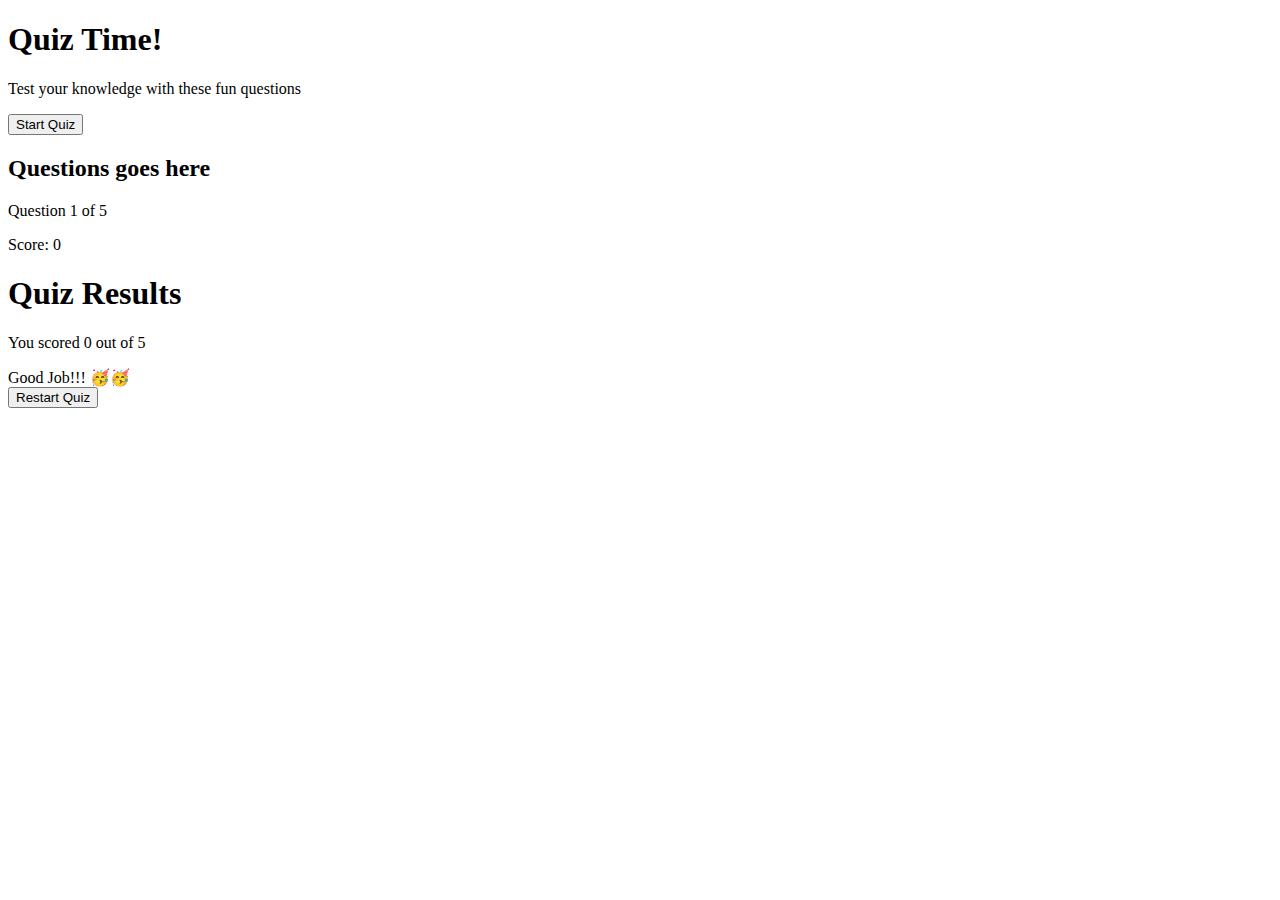
<file: 01-quiz-app/index.html>
<!DOCTYPE html>
<html lang="en">
<head>
    <meta charset="UTF-8">
    <meta name="viewport" content="width=device-width, initial-scale=1.0">
    <title>Quiz App</title>
</head>
<body>

    <div class="container">
        <div class="screen active" id="start-screen">
            <h1>Quiz Time!</h1>
            <p>Test your knowledge with these fun questions</p>
            <button id="start-btn">Start Quiz</button>
        </div>

        <div class="screen" id="quiz-screen">
            <div class="quiz-header">
                <h2 id="questions-text">Questions goes here</h2>
                <div class="quiz-info">
                    <p>
                        Question <span id="current-question">1</span> of <span id="total-questions">5</span>
                    </p>

                    <p>Score: <span id="score">0</span></p>
                </div>
            </div>

        </div>

        <div id="answers-container" class="answers-container">
            <!-- options -->
        </div>

        <div id="progress-bar">
            <div id="progress" class="progress"></div>
        </div>

        <div id="result-screen">
            <h1>Quiz Results</h1>
            <div class="result-info">
                <p>You scored <span id="final-score">0</span> out of <span id="max-score">5</span></p>

                <div id="result-message">Good Job!!! 🥳🥳</div>
            </div>
            <button id="restart-btn">Restart Quiz</button>
        </div>
    </div>
  
</body>
</html>
</file>
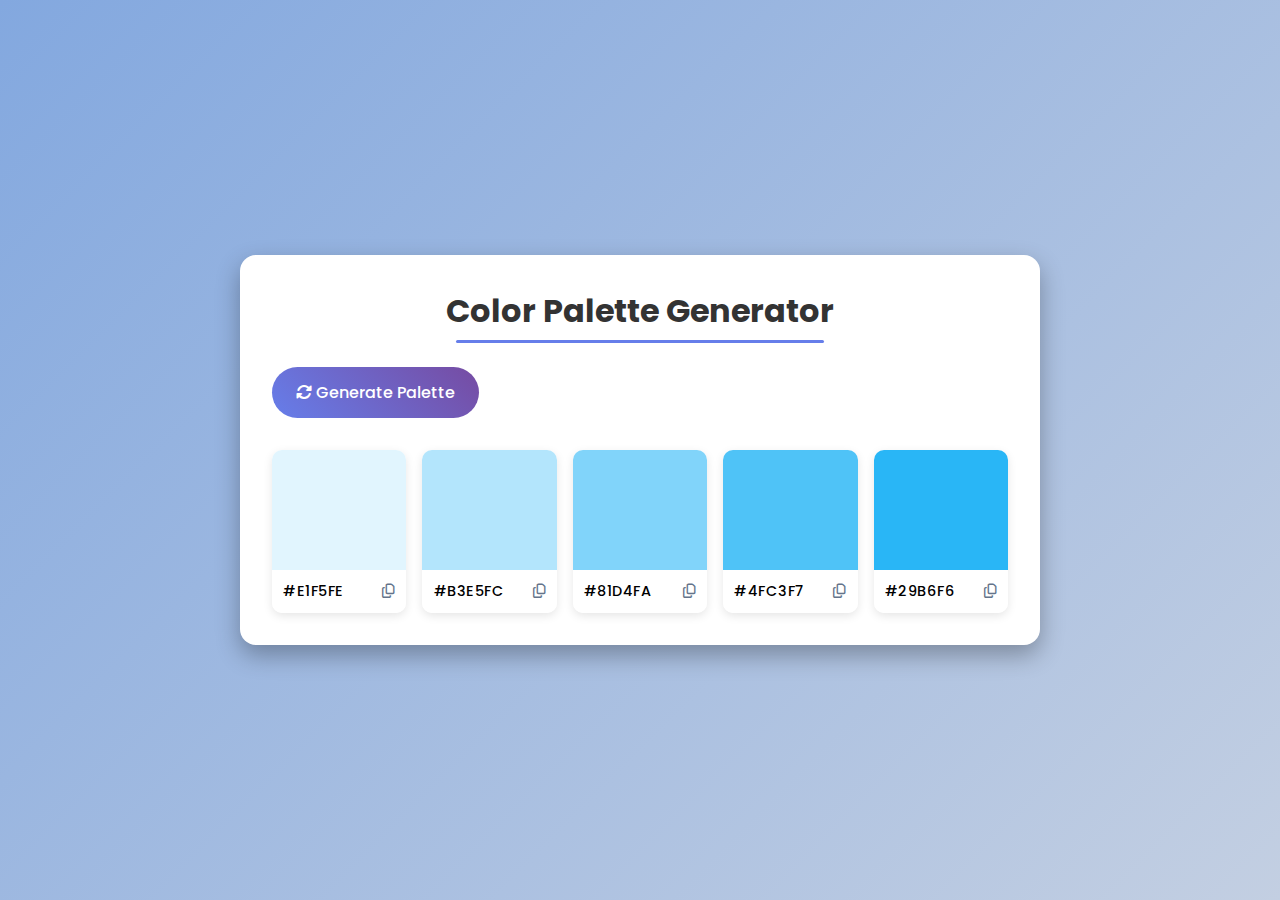
<file: 02-color-palette/index.html>
<!DOCTYPE html>
<html lang="en">
  <head>
    <meta charset="UTF-8" />
    <meta name="viewport" content="width=device-width, initial-scale=1.0" />
    <title>Color Palette Generator</title>
    <link
      rel="stylesheet"
      href="https://cdnjs.cloudflare.com/ajax/libs/font-awesome/6.7.2/css/all.min.css"
      integrity="sha512-Evv84Mr4kqVGRNSgIGL/F/aIDqQb7xQ2vcrdIwxfjThSH8CSR7PBEakCr51Ck+w+/U6swU2Im1vVX0SVk9ABhg=="
      crossorigin="anonymous"
      referrerpolicy="no-referrer"
    />
    <link rel="stylesheet" href="style.css" />
  </head>
  <body>
    <div class="container">
      <h1>Color Palette Generator</h1>

      <button id="generate-btn">
        <i class="fas fa-sync-alt"></i>
        Generate Palette
      </button>

      <div class="palette-container">
        <!-- COLOR BOX 1 -->
        <div class="color-box">
          <div class="color" style="background-color: #e1f5fe"></div>
          <div class="color-info">
            <span class="hex-value">#E1F5FE</span>
            <i class="far fa-copy copy-btn" title="Copy to clipboard"></i>
          </div>
        </div>
        <!-- COLOR BOX 2 -->
        <div class="color-box">
          <div class="color" style="background-color: #b3e5fc"></div>
          <div class="color-info">
            <span class="hex-value">#B3E5FC</span>
            <i class="far fa-copy copy-btn" title="Copy to clipboard"></i>
          </div>
        </div>
        <!-- COLOR BOX 3 -->
        <div class="color-box">
          <div class="color" style="background-color: #81d4fa"></div>
          <div class="color-info">
            <span class="hex-value">#81D4FA</span>
            <i class="far fa-copy copy-btn" title="Copy to clipboard"></i>
          </div>
        </div>
        <!-- COLOR BOX 4 -->
        <div class="color-box">
          <div class="color" style="background-color: #4fc3f7"></div>
          <div class="color-info">
            <span class="hex-value">#4FC3F7</span>
            <i class="far fa-copy copy-btn" title="Copy to clipboard"></i>
          </div>
        </div>
        <!-- COLOR BOX 5 -->
        <div class="color-box">
          <div class="color" style="background-color: #29b6f6"></div>
          <div class="color-info">
            <span class="hex-value">#29B6F6</span>
            <i class="far fa-copy copy-btn" title="Copy to clipboard"></i>
          </div>
        </div>
      </div>
    </div>

    <script src="script.js"></script>
  </body>
</html>
</file>
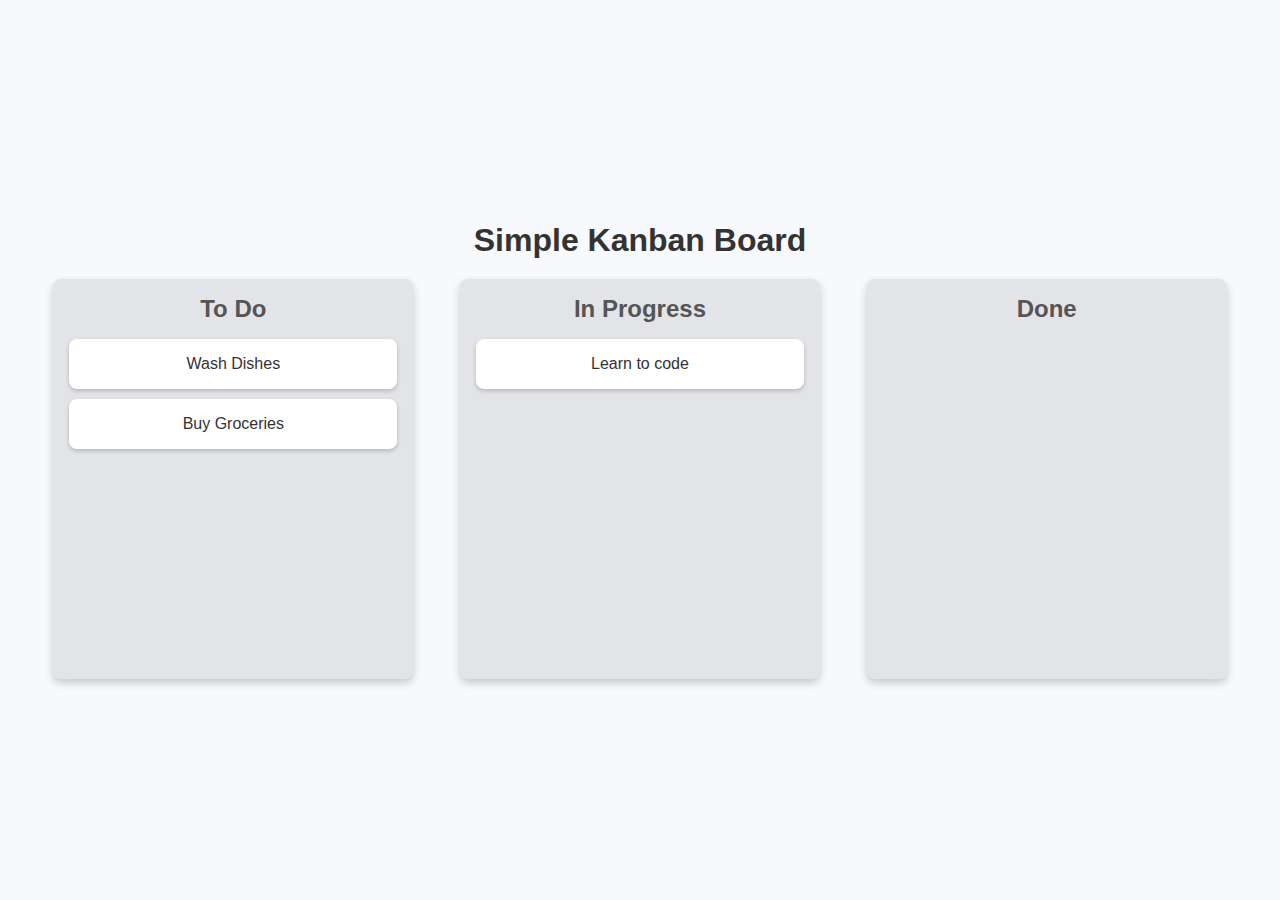
<file: 03-drag-and-drop/index.html>
<!DOCTYPE html>
<html lang="en">
  <head>
    <meta charset="UTF-8" />
    <meta name="viewport" content="width=device-width, initial-scale=1.0" />
    <title>Kanban Board</title>
    <link rel="stylesheet" href="style.css" />
  </head>
  <body>
    <div class="container">
      <h1>Simple Kanban Board</h1>

      <div class="board">
        <!-- LIST 1 -->
        <div class="list" id="list1">
          <h2>To Do</h2>
          <div class="card" draggable="true" id="card1">Wash Dishes</div>
          <div class="card" draggable="true" id="card2">Buy Groceries</div>
        </div>

        <!-- LIST 2 -->
        <div class="list" id="list2">
          <h2>In Progress</h2>
          <div class="card" draggable="true" id="card3">Learn to code</div>
        </div>

        <!-- LIST 3 -->
        <div class="list" id="list3">
          <h2>Done</h2>
        </div>
      </div>
    </div>

    <script src="script.js"></script>
  </body>
</html>
</file>
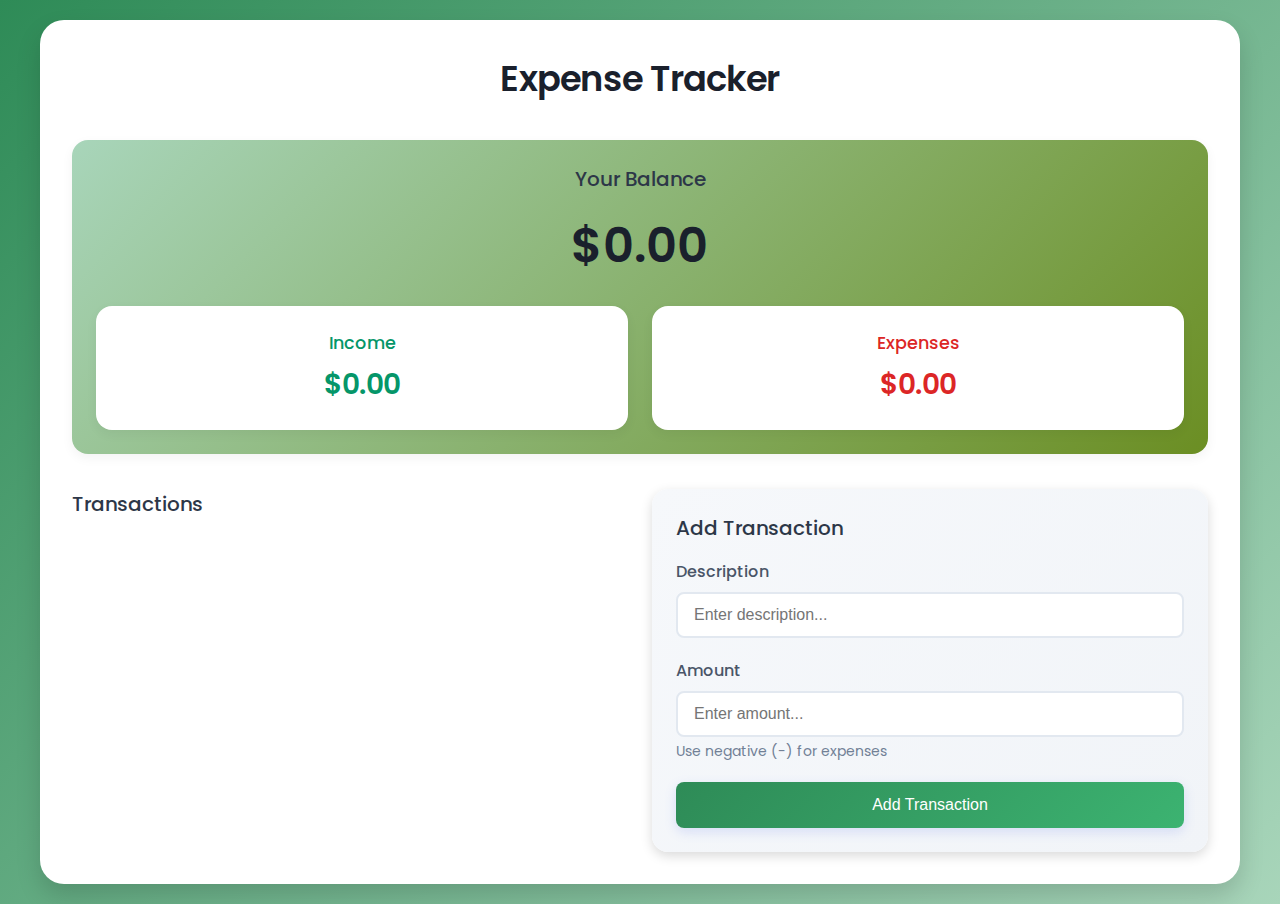
<file: 04-expense-tracker/index.html>
<!DOCTYPE html>
<html lang="en">
  <head>
    <meta charset="UTF-8" />
    <meta name="viewport" content="width=device-width, initial-scale=1.0" />
    <title>Expense Tracker</title>
    <link rel="stylesheet" href="style.css" />
    <link
      href="https://fonts.googleapis.com/css?family=Poppins:100,100italic,200,200italic,300,300italic,regular,italic,500,500italic,600,600italic,700,700italic,800,800italic,900,900italic"
      rel="stylesheet"
    />
  </head>
  <body>
    <div class="container">
      <h1>Expense Tracker</h1>

      <div class="balance-container">
        <h2>Your Balance</h2>
        <h1 id="balance">$0.00</h1>

        <div class="summary">
          <div class="income">
            <h3>Income</h3>
            <p id="income-amount">$0.00</p>
          </div>
          <div class="expenses">
            <h3>Expenses</h3>
            <p id="expense-amount">$0.00</p>
          </div>
        </div>
      </div>

      <div class="main-content">
        <div class="transaction-container">
          <h2>Transactions</h2>
          <ul id="transaction-list">
            <!-- TRANSACTIONS WILL BE INSERTED HERE -->
          </ul>
        </div>

        <div class="form-container">
          <h2>Add Transaction</h2>

          <form id="transaction-form">
            <div class="form-group">
              <label for="description">Description</label>
              <input type="text" id="description" placeholder="Enter description..." required />
            </div>

            <div class="form-group">
              <label for="amount">Amount</label>
              <input type="number" id="amount" placeholder="Enter amount..." required />
              <small>Use negative (-) for expenses</small>
            </div>

            <button type="submit">Add Transaction</button>
          </form>
        </div>
      </div>
    </div>

    <script src="script.js"></script>
  </body>
</html>
</file>
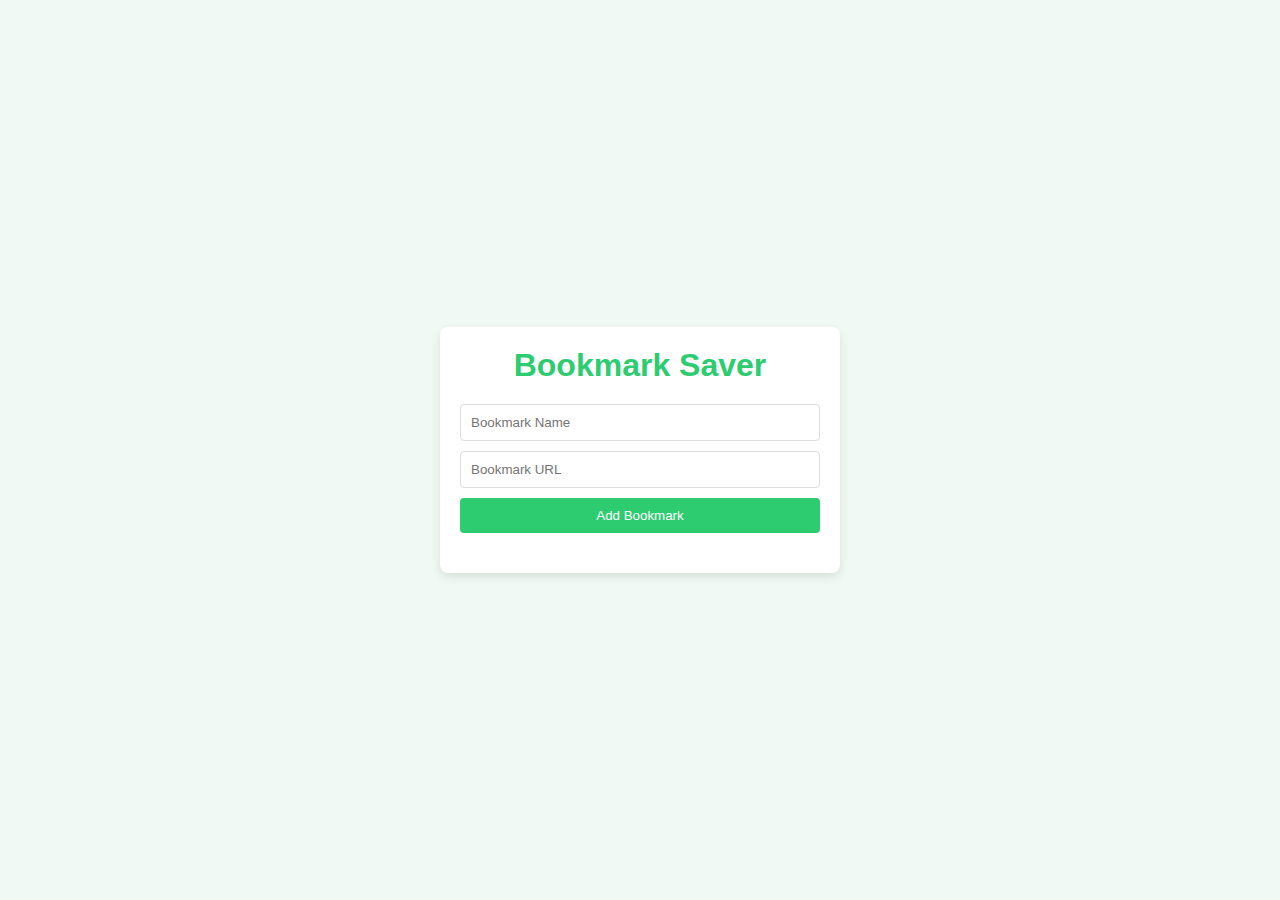
<file: 05-bookmark-saver/index.html>
<!DOCTYPE html>
<html lang="en">
  <head>
    <meta charset="UTF-8" />
    <meta name="viewport" content="width=device-width, initial-scale=1.0" />
    <title>Bookmark Saver</title>
    <link rel="stylesheet" href="style.css" />
  </head>
  <body>
    <div class="app-container">
      <h1>Bookmark Saver</h1>
      <div class="input-container">
        <input type="text" id="bookmark-name" placeholder="Bookmark Name" />
        <input type="url" id="bookmark-url" placeholder="Bookmark URL" />
        <button id="add-bookmark">Add Bookmark</button>
      </div>

      <ul id="bookmark-list"></ul>
    </div>

    <script src="script.js"></script>
  </body>
</html>
</file>
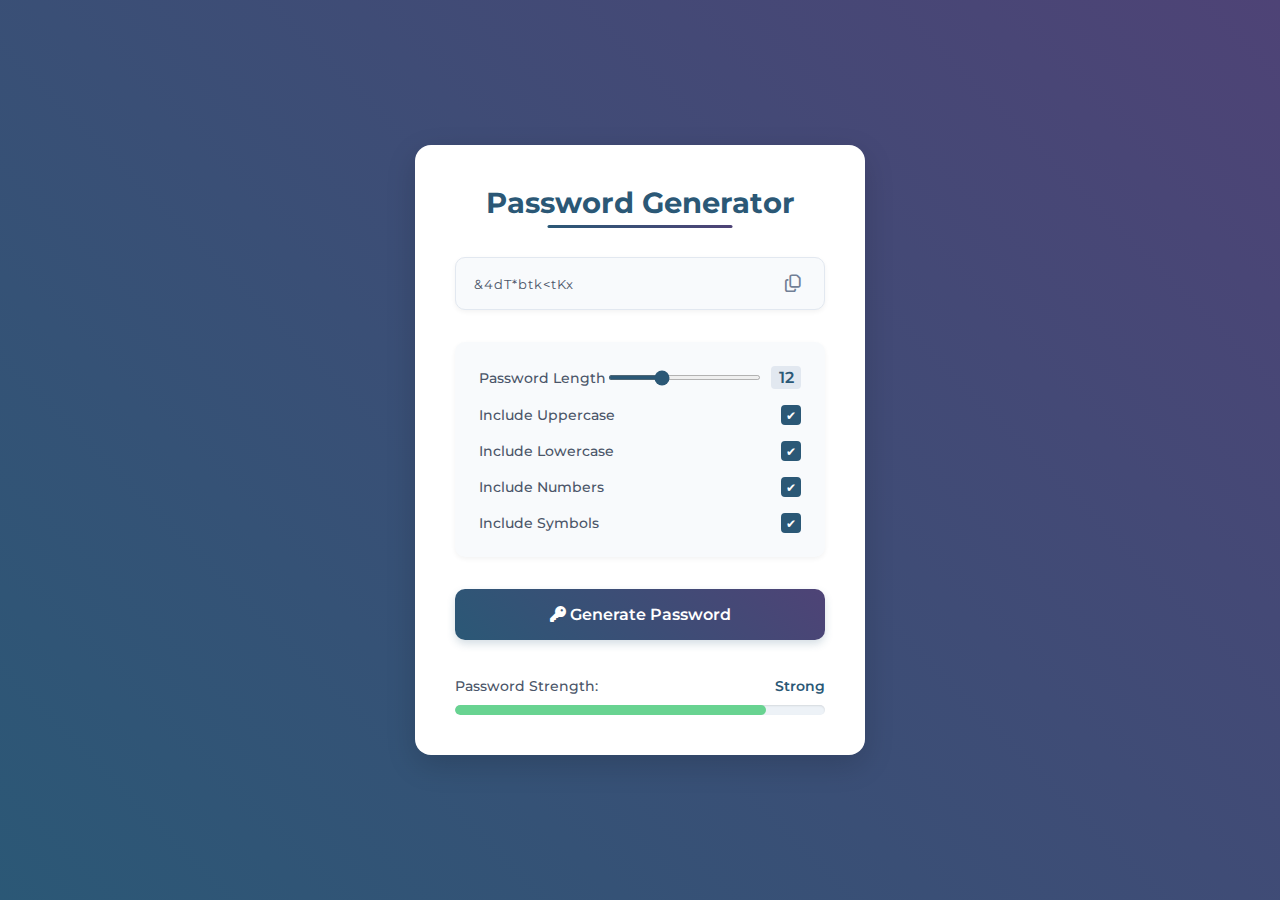
<file: 06-password-generator/index.html>
<!DOCTYPE html>
<html lang="en">
  <head>
    <meta charset="UTF-8" />
    <meta name="viewport" content="width=device-width, initial-scale=1.0" />
    <title>Password Generator</title>
    <link rel="stylesheet" href="style.css" />
    <link
      rel="stylesheet"
      href="https://cdnjs.cloudflare.com/ajax/libs/font-awesome/6.7.2/css/all.min.css"
      integrity="sha512-Evv84Mr4kqVGRNSgIGL/F/aIDqQb7xQ2vcrdIwxfjThSH8CSR7PBEakCr51Ck+w+/U6swU2Im1vVX0SVk9ABhg=="
      crossorigin="anonymous"
      referrerpolicy="no-referrer"
    />
  </head>
  <body>
    <div class="container">
      <h1>Password Generator</h1>

      <!-- password container -->
      <div class="password-container">
        <input type="text" readonly id="password" />
        <i class="far fa-copy" id="copy-btn" title="Copy to clipboard"></i>
      </div>

      <!-- options -->
      <div class="options">
        <!-- password length -->
        <div class="option">
          <label for="length">Password Length</label>
          <div class="range-container">
            <input type="range" id="length" min="6" max="24" value="12" />
            <span id="length-value">12</span>
          </div>
        </div>
        <!-- include uppercase -->
        <div class="option">
          <label for="uppercase">Include Uppercase</label>
          <input type="checkbox" id="uppercase" checked />
        </div>
        <!-- include lowercase -->
        <div class="option">
          <label for="lowercase">Include Lowercase</label>
          <input type="checkbox" id="lowercase" checked />
        </div>
        <!-- include numbers -->
        <div class="option">
          <label for="numbers">Include Numbers</label>
          <input type="checkbox" id="numbers" checked />
        </div>
        <!-- include symbols -->
        <div class="option">
          <label for="symbols">Include Symbols</label>
          <input type="checkbox" id="symbols" checked />
        </div>
      </div>

      <button id="generate-btn">
        <i class="fas fa-key"></i>
        Generate Password
      </button>

      <div class="strength-container">
        <p>Password Strength: <span id="strength-label">Medium</span></p>

        <div class="strength-meter">
          <div class="strength-bar"></div>
        </div>
      </div>
    </div>

    <script src="script.js"></script>
  </body>
</html>
</file>
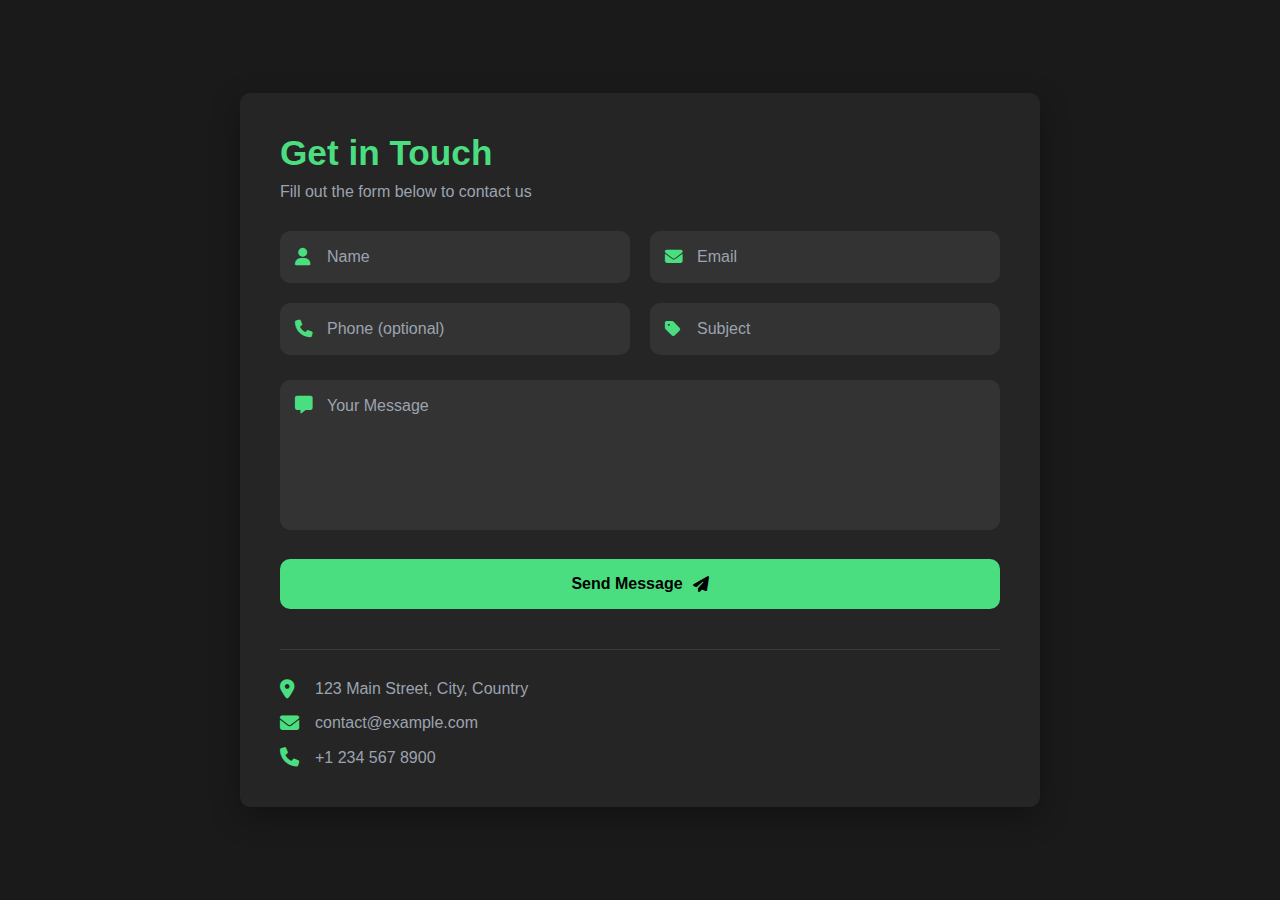
<file: 07-contact-form/index.html>
<!DOCTYPE html>
<html lang="en">
  <head>
    <meta charset="UTF-8" />
    <meta name="viewport" content="width=device-width, initial-scale=1.0" />
    <title>Contact Form</title>
    <link rel="stylesheet" href="style.css" />
    <link
      rel="stylesheet"
      href="https://cdnjs.cloudflare.com/ajax/libs/font-awesome/6.7.2/css/all.min.css"
      integrity="sha512-Evv84Mr4kqVGRNSgIGL/F/aIDqQb7xQ2vcrdIwxfjThSH8CSR7PBEakCr51Ck+w+/U6swU2Im1vVX0SVk9ABhg=="
      crossorigin="anonymous"
      referrerpolicy="no-referrer"
    />
  </head>
  <body>
    <div class="container">
      <div class="form-container">
        <h1>Get in Touch</h1>
        <p>Fill out the form below to contact us</p>

        <form>
          <div class="input-group">
            <div class="input-field">
              <i class="fas fa-user"></i>
              <input type="text" placeholder="Name" required />
            </div>

            <div class="input-field">
              <i class="fas fa-envelope"></i>
              <input type="email" placeholder="Email" required />
            </div>

            <div class="input-field">
              <i class="fas fa-phone"></i>
              <input type="tel" placeholder="Phone (optional)" />
            </div>

            <div class="input-field">
              <i class="fas fa-tag"></i>
              <input type="text" placeholder="Subject" required />
            </div>
          </div>

          <div class="message-field">
            <i class="fas fa-message"></i>
            <textarea placeholder="Your Message" required></textarea>
          </div>

          <button type="submit">
            <div class="btn-content">
              <span>Send Message</span>
              <i class="fas fa-paper-plane"></i>
            </div>
          </button>
        </form>

        <div class="contact-info">
          <div class="info-item">
            <i class="fas fa-map-marker-alt"></i>
            <span>123 Main Street, City, Country</span>
          </div>
          <div class="info-item">
            <i class="fas fa-envelope"></i>
            <span>contact@example.com</span>
          </div>

          <div class="info-item">
            <i class="fas fa-phone"></i>
            <span>+1 234 567 8900</span>
          </div>
        </div>
      </div>
    </div>
  </body>
</html>
</file>
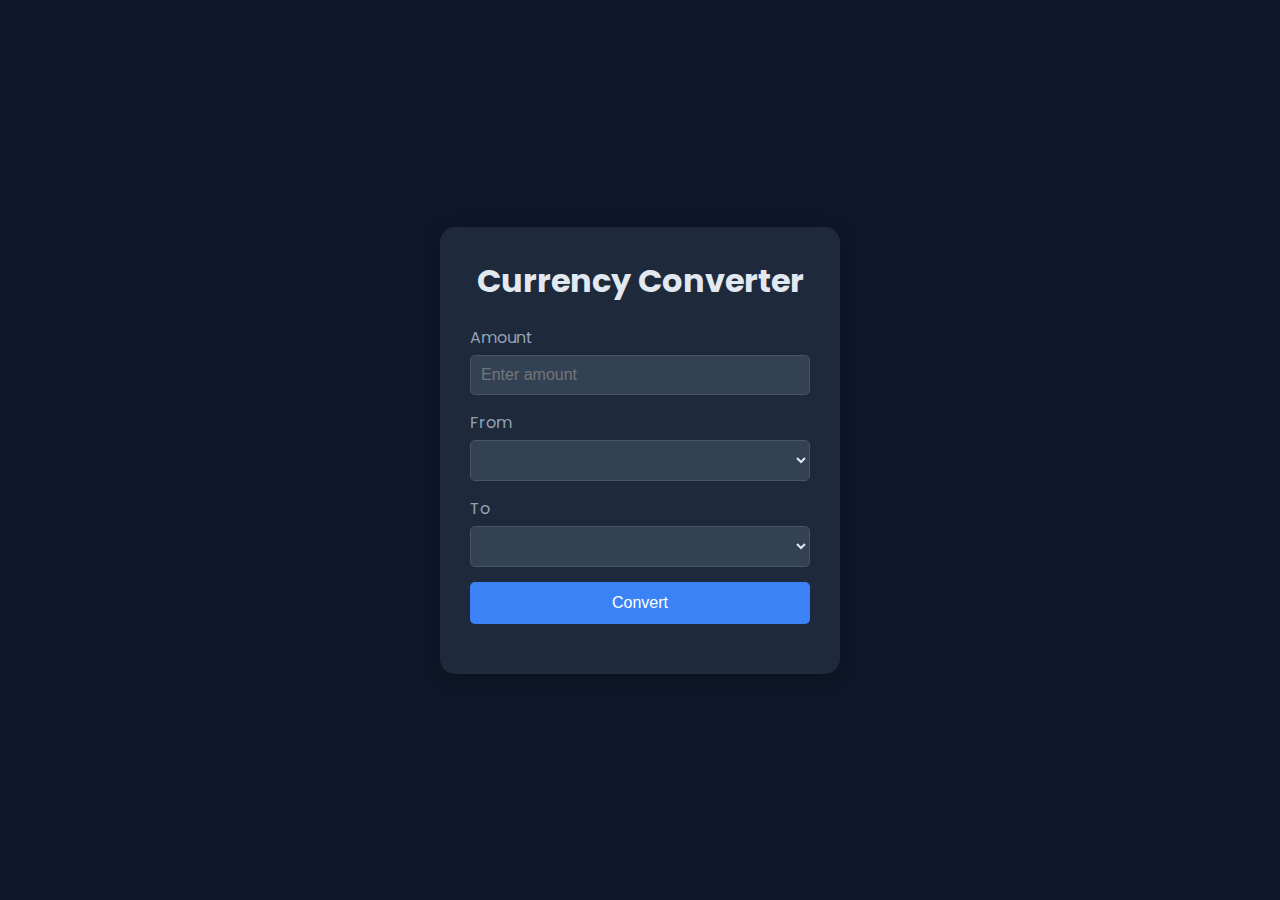
<file: 10-currency-converter/index.html>
<!DOCTYPE html>
<html lang="en">
  <head>
    <meta charset="UTF-8" />
    <meta name="viewport" content="width=device-width, initial-scale=1.0" />
    <title>Curreny Converter App</title>
    <link rel="stylesheet" href="style.css" />
    <link
      href="https://fonts.googleapis.com/css?family=Poppins:100,100italic,200,200italic,300,300italic,regular,italic,500,500italic,600,600italic,700,700italic,800,800italic,900,900italic"
      rel="stylesheet"
    />
  </head>
  <body>
    <div class="container">
      <h1>Currency Converter</h1>

      <form id="converter-form">
        <div class="form-group">
          <label for="amount">Amount</label>
          <input type="number" id="amount" placeholder="Enter amount" required />
        </div>

        <div class="form-group">
          <label for="from-currency">From</label>
          <select id="from-currency">
            <!-- Currency options will be inserted from our api -->
          </select>
        </div>

        <div class="form-group">
          <label for="to-currency">To</label>
          <select id="to-currency">
            <!-- Currency options will be inserted from our api -->
          </select>
        </div>

        <button type="submit">Convert</button>
      </form>

      <div id="result"></div>
    </div>

    <script src="script.js"></script>
  </body>
</html>
</file>
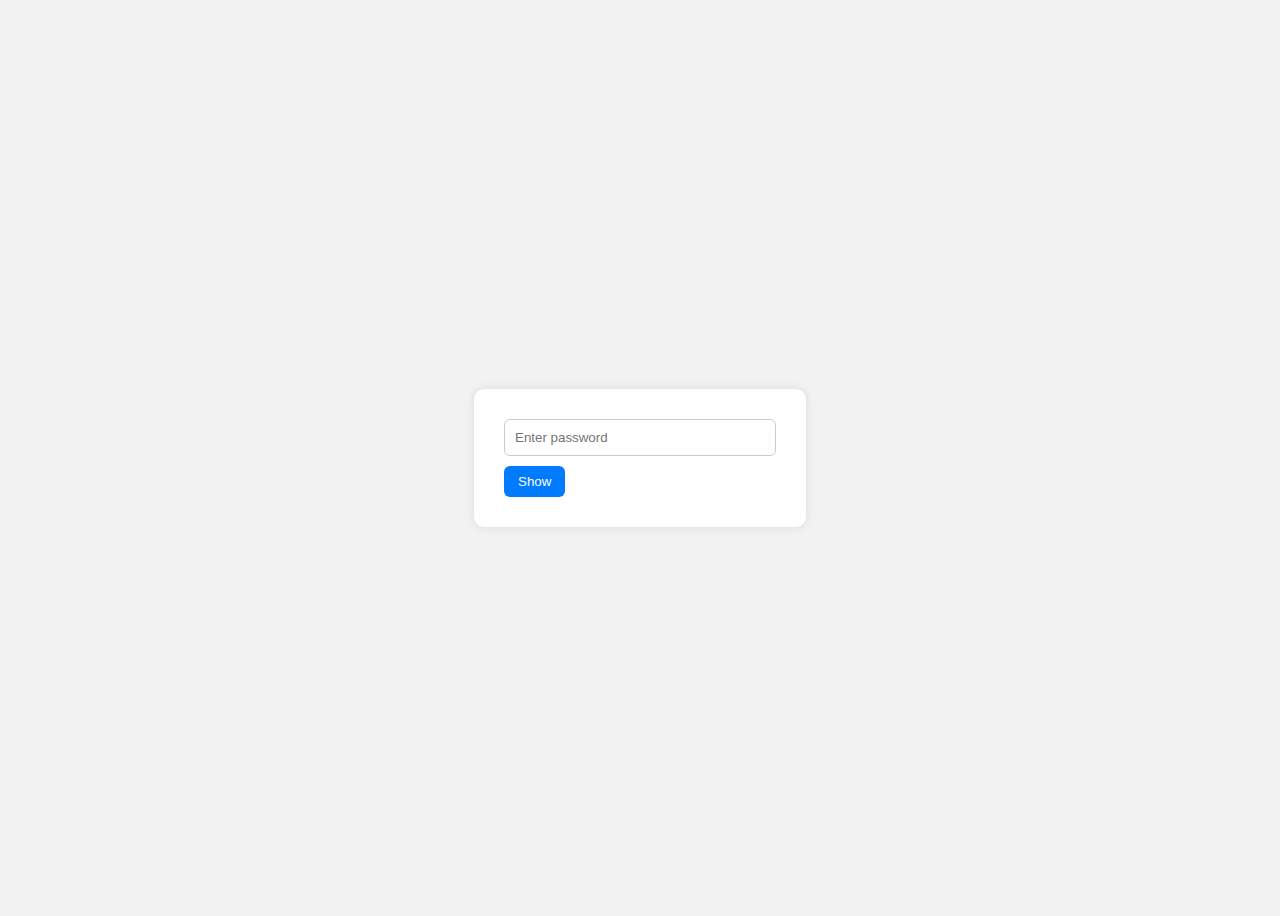
<file: 12-password-toggle/index.html>
<!DOCTYPE html>
<html lang="en">
<head>
  <meta charset="UTF-8">
  <title>Show/Hide Password</title>
  <link rel="stylesheet" href="style.css">
</head>
<body>
  <div class="container">
    <input type="password" id="passwordInput" placeholder="Enter password">
    <br>
    <button id="toggleBtn">Show</button>
  </div>

  <script src="script.js"></script>
</body>
</html>
</file>
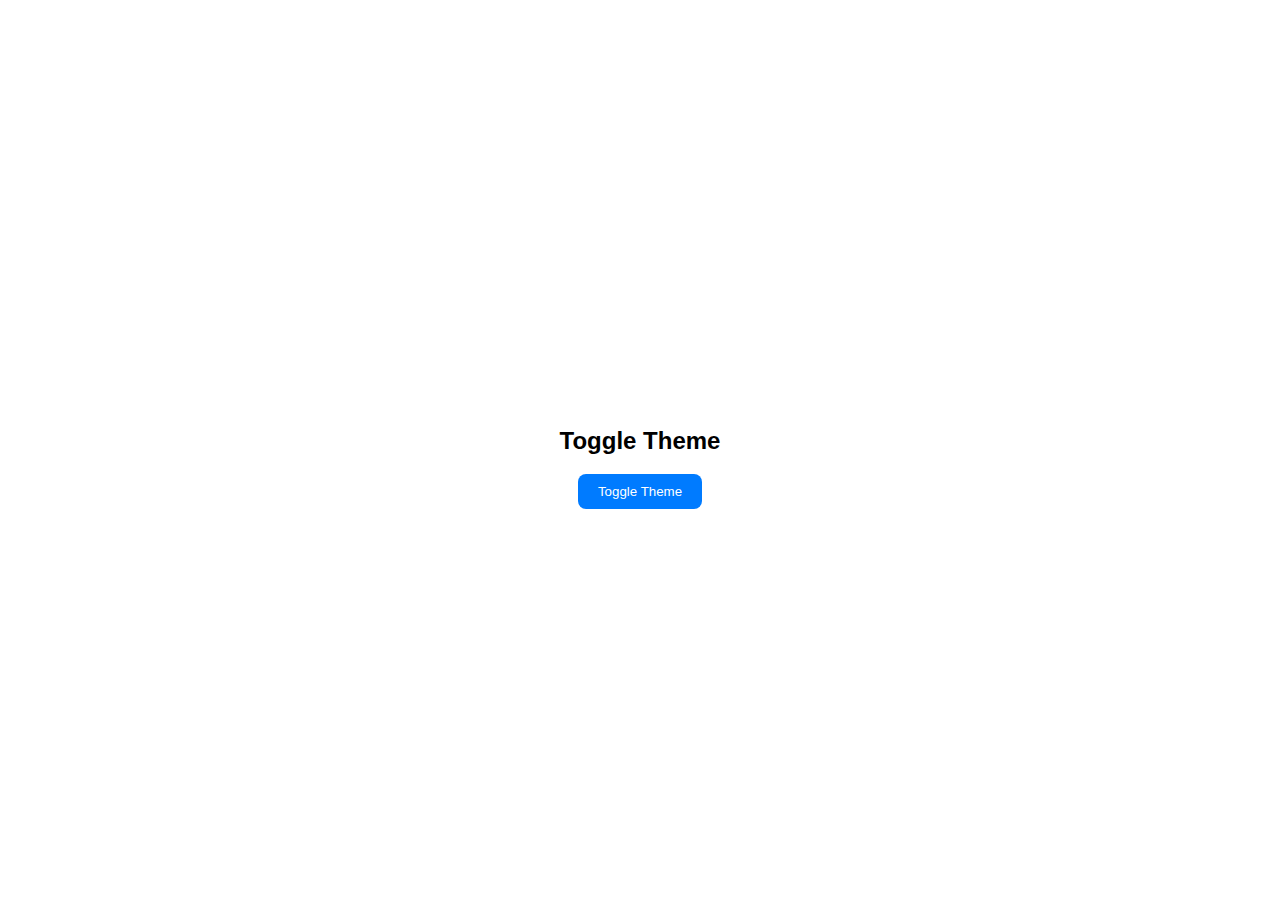
<file: 13-theme-toggle/index.html>
<!DOCTYPE html>
<html lang="en">
<head>
  <meta charset="UTF-8">
  <title>Theme Toggle</title>
  <link rel="stylesheet" href="style.css">
</head>
<body>
  <div class="container">
    <h2>Toggle Theme</h2>
    <button id="themeBtn">Toggle Theme</button>
  </div>

  <script src="script.js"></script>
</body>
</html>
</file>
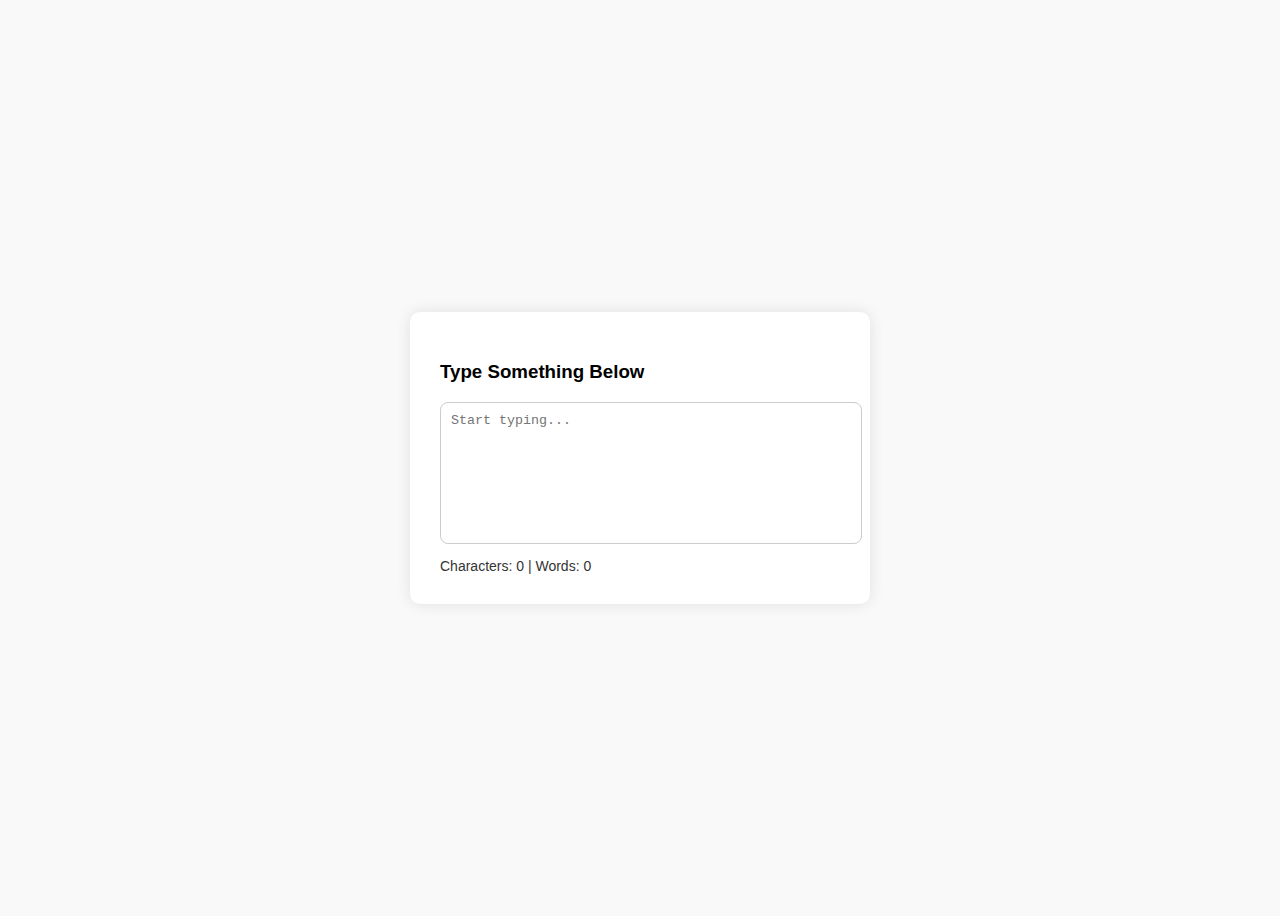
<file: 14-character-counter/index.html>
<!DOCTYPE html>
<html lang="en">
<head>
  <meta charset="UTF-8">
  <title>Live Character Counter</title>
  <link rel="stylesheet" href="style.css">
</head>
<body>
  <div class="box">
    <h3>Type Something Below</h3>
    <textarea id="myText" placeholder="Start typing..."></textarea>
    <div class="counter">
      Characters: <span id="charCount">0</span> |
      Words: <span id="wordCount">0</span>
    </div>
  </div>

  <script src="script.js"></script>
</body>
</html>
</file>
<file: 03-drag-and-drop/style.css>
* {
  padding: 0;
  margin: 0;
  box-sizing: border-box;
}

body {
  font-family: sans-serif;
  background-color: #f7f9fc;
  display: flex;
  justify-content: center;
  align-items: center;
  min-height: 100vh;
}

.container {
  text-align: center;
  width: 100%;
  padding: 1.2rem;
}

h1 {
  color: #333;
  margin-bottom: 20px;
  font-size: 2rem;
}

.board {
  display: flex;
  justify-content: space-around;
  align-items: flex-start;
  width: 100%;
  max-width: 1200px;
  margin: 0 auto;
  gap: 20px;
}

.list {
  background-color: #e3e4e8;
  padding: 1rem;
  border-radius: 8px;
  width: 30%;
  min-height: 400px;
  box-shadow: 0 4px 8px rgba(0, 0, 0, 0.2);
}

.list h2 {
  color: #555;
  margin-bottom: 1rem;
  font-size: 1.5rem;
}

.card {
  background-color: white;
  color: #333;
  padding: 1rem;
  margin-bottom: 10px;
  border-radius: 8px;
  cursor: grab;
  box-shadow: 0 2px 4px rgba(0, 0, 0, 0.2);
  transition: transform 0.2s, box-shadow 0.2s;
}

.card:active {
  cursor: grabbing;
  transform: scale(1.05);
  box-shadow: 0 4px 8px rgba(0, 0, 0, 0.2);
}

.list.over {
  background-color: #d1d3d8;
}

@media (max-width: 768px) {
  .board {
    flex-direction: column;
    align-items: center;
  }

  .list {
    width: 80%;
    margin-bottom: 20px;
  }
}
</file>
<file: 04-expense-tracker/style.css>
* {
  margin: 0;
  padding: 0;
  box-sizing: border-box;
}

body {
  background: linear-gradient(135deg, #2e8b57, #a8d5ba);
  min-height: 100vh;
  font-family: "Poppins", sans-serif;
  display: flex;
  align-items: center;
  justify-content: center;
  padding: 20px;
  color: #2d3436;
}

.container {
  width: 100%;
  max-width: 1200px;
  background-color: #fff;
  padding: 2rem;
  border-radius: 24px;
  box-shadow: 0 12px 24px rgba(0, 0, 0, 0.15);
}

h1 {
  text-align: center;
  color: #1a202c;
  margin-bottom: 35px;
  font-size: 2.2rem;
  font-weight: 600;
  letter-spacing: -0.5px;
}

h2 {
  color: #2d3748;
  margin-bottom: 1rem;
  font-size: 1.25rem;
  font-weight: 500;
}

.balance-container {
  text-align: center;
  margin-bottom: 35px;
  padding: 24px;
  background: linear-gradient(135deg, #a8d5ba, #6b8e23);
  border-radius: 1rem;
  box-shadow: 0 4px 12px rgba(0, 0, 0, 0.05);
}

.balance-container h1 {
  font-size: 3rem;
  margin: 15px 0;
}

.summary {
  display: grid;
  grid-template-columns: 1fr 1fr;
  gap: 24px;
  margin-top: 24px;
}

.main-content {
  display: grid;
  grid-template-columns: 1fr 1fr;
  gap: 24px;
}

.income,
.expenses {
  background-color: white;
  padding: 24px;
  border-radius: 1rem;
  box-shadow: 0 4px 12px rgba(0, 0, 0, 0.05);
  transition: transform 0.2s ease;
}

.income:hover,
.expenses:hover {
  transform: translateY(-2px);
}

.income h3 {
  color: #059669;
  font-size: 1.1rem;
  font-weight: 500;
}

.expenses h3 {
  color: #dc2626;
  font-size: 1.1rem;
  font-weight: 500;
}

.income p,
.expenses p {
  margin-top: 8px;
  font-size: 1.75rem;
  font-weight: 600;
}

.income p {
  color: #059669;
}

.expenses p {
  color: #dc2626;
}

.transaction-container {
  height: 100%;
  display: flex;
  flex-direction: column;
}

#transaction-list {
  list-style: none;
  max-height: 500px;
  overflow-y: auto;
  padding-right: 8px;
  flex-grow: 1;
}

#transaction-list::-webkit-scrollbar {
  width: 8px;
}

#transaction-list::-webkit-scrollbar-track {
  /* track is the bg of the scrollbar */
  background-color: #f1f1f1;
  border-radius: 4px;
}
#transaction-list::-webkit-scrollbar-thumb {
  /* thumb is the draggble part of the scrollbar */
  background-color: #cbd5e0;
  border-radius: 4px;
}
#transaction-list::-webkit-scrollbar-thumb:hover {
  background-color: #a0aec0;
}

.transaction {
  display: flex;
  justify-content: space-between;
  align-items: center;
  padding: 1rem 1.2rem;
  margin-bottom: 12px;
  border-radius: 12px;
  background-color: #fff;
  box-shadow: 0 2px 8px rgba(0, 0, 0, 0.05);
  transition: all 0.2s ease;
  border-right: 5px solid;
  animation: slideIn 0.3s ease;
}

@keyframes slideIn {
  from {
    opacity: 0;
    transform: translateX(-20px);
  }

  to {
    opacity: 1;
    transform: translateX(0px);
  }
}

.transaction:hover {
  transform: translateX(4px);
  box-shadow: 0 4px 12px rgba(0, 0, 0, 0.1);
}

.transaction.income {
  border-right-color: #059669;
}

.transaction.expense {
  border-right-color: #dc2626;
}

.transaction .delete-btn {
  background: none;
  border: none;
  color: #dc2626;
  cursor: pointer;
  font-size: 1.4rem;
  opacity: 0;
  transition: all 0.2s ease;
  padding: 4px 8px;
  border-radius: 4px;
  margin-left: 12px;
}

.transaction:hover .delete-btn {
  opacity: 1;
}

.transaction .delete-btn:hover {
  background-color: #fee2e2;
  transform: scale(1.1);
}

.form-container {
  background: linear-gradient(135deg, #f6f8fb, #f1f4f8);
  padding: 24px;
  border-radius: 16px;
  box-shadow: 0 4px 12px rgba(0, 0, 0, 0.15);
  height: 100%;
  display: flex;
  flex-direction: column;
}

.form-container form {
  height: 100%;
  display: flex;
  flex-direction: column;
}

.form-group {
  margin-bottom: 20px;
}

label {
  display: block;
  margin-bottom: 8px;
  color: #4a5568;
  font-weight: 500;
}

input {
  width: 100%;
  padding: 12px 16px;
  border: 2px solid #e2e8f0;
  border-radius: 8px;
  font-size: 1rem;
  transition: all 0.2s ease;
  background-color: white;
}

input:focus {
  outline: none;
  border-color: #667eea;
  box-shadow: 0 0 0 3px rgba(102, 126, 234, 0.1);
}

input:hover {
  border-color: #cbd5e0;
}

small {
  color: #718096;
  font-size: 0.875rem;
  margin-top: 4px;
  display: block;
}

button[type="submit"] {
  width: 100%;
  padding: 14px;
  background: linear-gradient(135deg, #2e8b57 0%, #3cb371 100%);
  color: white;
  border: none;
  border-radius: 8px;
  cursor: pointer;
  font-size: 1rem;
  font-weight: 500;
  transition: all 0.2s ease;
  box-shadow: 0 4px 12px rgba(102, 126, 234, 0.2);
  margin-top: auto;
}

button[type="submit"]:hover {
  transform: translateY(-2px);
  box-shadow: 0 6px 16px rgba(102, 126, 234, 0.3);
}

button[type="submit"]:active {
  transform: translateY(0);
}

/* responsiveness */

@media (max-width: 900px) {
  .main-content {
    grid-template-columns: 1fr;
  }

  #transaction-list {
    max-height: 300px;
  }
}

@media (max-width: 480px) {
  .container {
    padding: 24px;
  }

  .summary {
    grid-template-columns: 1fr;
    gap: 16px;
  }

  .balance-container h1 {
    font-size: 2.5rem;
  }

  .income p,
  .expenses p {
    font-size: 1.5rem;
  }

  .transaction {
    padding: 14px 16px;
  }

  h1 {
    font-size: 1.8rem;
  }
}
</file>
<file: 05-bookmark-saver/style.css>
* {
  margin: 0;
  padding: 0;
  box-sizing: border-box;
}

body {
  font-family: sans-serif;
  background-color: #f0f9f4;
  color: #333;
  display: flex;
  justify-content: center;
  align-items: center;
  height: 100vh;
}

.app-container {
  background-color: #fff;
  padding: 20px;
  border-radius: 8px;
  box-shadow: 0 4px 10px rgba(0, 0, 0, 0.1);
  max-width: 400px;
  width: 90%;
  text-align: center;
}

h1 {
  color: #2ecc71;
  margin-bottom: 20px;
}

.input-container {
  display: flex;
  flex-direction: column;
  gap: 10px;
  margin-bottom: 20px;
}

input {
  padding: 10px;
  border-radius: 4px;
  border: 1px solid #ddd;
}

button {
  padding: 10px;
  background-color: #2ecc71;
  color: white;
  border: none;
  border-radius: 4px;
  cursor: pointer;
  transition: background-color 0.3s ease;
}

button:hover {
  background-color: #27ae60;
}

#bookmark-list {
  list-style: none;
  padding: 0;
}

#bookmark-list li {
  background-color: #f9f9f9;
  padding: 10px;
  border: 1px solid #ddd;
  border-radius: 4px;
  margin-bottom: 10px;
  display: flex;
  justify-content: space-between;
  align-items: center;
}

#bookmark-list a {
  color: #2ecc71;
  text-decoration: none;
}

#bookmark-list button {
  background-color: #e74c3c;
  padding: 5px 10px;
}

#bookmark-list button:hover {
  background-color: #c0392b;
}
</file>
<file: 06-password-generator/style.css>
@import url(https://fonts.googleapis.com/css?family=Montserrat:100,200,300,regular,500,600,700,800,900,100italic,200italic,300italic,italic,500italic,600italic,700italic,800italic,900italic);

:root {
  --primary-color: #2b5876;
  --secondary-color: #4e4376;
  --weak-color: #fc8181;
  --medium-color: #fbd38d;
  --strong-color: #68d391;
}

* {
  margin: 0;
  padding: 0;
  box-sizing: border-box;
  font-family: "Montserrat", sans-serif;
}

body {
  background: linear-gradient(45deg, var(--primary-color), var(--secondary-color));
  min-height: 100vh;
  display: flex;
  justify-content: center;
  align-items: center;
  color: #333;
  padding: 20px;
}

.container {
  background-color: #fff;
  padding: 2.5rem;
  border-radius: 1rem;
  box-shadow: 0 10px 30px rgba(0, 0, 0, 0.15);
  width: 90%;
  max-width: 450px;
}

h1 {
  text-align: center;
  margin-bottom: 1.8rem;
  color: var(--primary-color);
  font-size: 1.8rem;
  font-weight: 700;
  position: relative;
  padding-bottom: 0.5rem;
}

h1::after {
  content: "";
  position: absolute;
  bottom: 0;
  left: 50%;
  transform: translateX(-50%);
  width: 50%;
  height: 3px;
  background: linear-gradient(90deg, var(--primary-color), var(--secondary-color));
  border-radius: 2px;
}

.password-container {
  margin-bottom: 2rem;
  background-color: #f8fafc;
  border-radius: 10px;
  border: 1px solid #e2e8f0;
  overflow: hidden;
  box-shadow: 0 2px 5px rgba(0, 0, 0, 0.05);
  display: flex;
  align-items: center;
  justify-content: space-between;
  padding: 0 1rem 0 0;
}

#password {
  width: 100%;
  padding: 1.1rem;
  padding-right: 50px;
  border: none;
  background: transparent;
  color: #4a5568;
  letter-spacing: 1px;
  outline: none;
  border-radius: 10px;
}

#copy-btn {
  cursor: pointer;
  color: #718096;
  font-size: 1.1rem;
  width: 35px;
  height: 35px;
  display: flex;
  align-items: center;
  justify-content: center;
  border-radius: 50%;
}

#copy-btn:hover {
  color: var(--primary-color);
}

.options {
  margin-bottom: 2rem;
  background-color: #f8fafc;
  padding: 1.5rem;
  border-radius: 10px;
  box-shadow: 0 2px 5px rgba(0, 0, 0, 0.05);
}

.option {
  display: flex;
  justify-content: space-between;
  align-items: center;
  margin-bottom: 1rem;
}

.option:last-child {
  margin-bottom: 0;
}

.option label {
  font-size: 0.9rem;
  color: #4a5568;
  font-weight: 500;
}

.range-container {
  display: flex;
  align-items: center;
  gap: 10px;
  width: 60%;
}

input[type="range"] {
  accent-color: var(--primary-color);
  height: 5px;
  cursor: pointer;
  flex: 1;
}

input[type="checkbox"] {
  width: 20px;
  height: 20px;
  border: 2px solid var(--primary-color);
  appearance: none;
  border-radius: 4px;
  cursor: pointer;
  outline: none;
  position: relative;
  transition: all 0.3s;
}

input[type="checkbox"]:checked {
  background-color: var(--primary-color);
}

input[type="checkbox"]:checked::after {
  content: "\2714";
  position: absolute;
  color: white;
  left: 50%;
  top: 50%;
  transform: translate(-50%, -50%);
  font-size: 12px;
}

#length-value {
  font-weight: 600;
  color: var(--primary-color);
  width: 30px;
  text-align: center;
  background: #e2e8f0;
  border-radius: 4px;
  padding: 2px 5px;
}

button {
  width: 100%;
  padding: 1rem;
  background: linear-gradient(45deg, var(--primary-color), var(--secondary-color));
  color: white;
  border: none;
  border-radius: 10px;
  font-size: 1rem;
  font-weight: 600;
  cursor: pointer;
  transition: all 0.3s;
  margin-bottom: 1.5rem;
  box-shadow: 0 4px 8px rgba(43, 88, 118, 0.2);
}

button:hover {
  transform: translateY(-2px);
}

button:active {
  transform: translateY(0);
}

.strength-container {
  margin-top: 0.8rem;
}

.strength-container p {
  font-size: 0.9rem;
  color: #4a5568;
  margin-bottom: 0.6rem;
  display: flex;
  justify-content: space-between;
  font-weight: 500;
}

#strength-label {
  color: var(--primary-color);
  font-weight: 600;
}

.strength-meter {
  height: 10px;
  background-color: #edf2f7;
  border-radius: 5px;
  margin-top: 0.5rem;
  overflow: hidden;
  box-shadow: inset 0 1px 2px rgba(0, 0, 0, 0.1);
}

.strength-bar {
  height: 100%;
  width: 0;
  min-width: 5%;
  background-color: var(--weak-color);
  transition: all 0.3s ease;
  border-radius: 5px;
}

@media (max-width: 768px) {
  .container {
    width: 95%;
    padding: 1.8rem;
  }

  h1 {
    font-size: 1.6rem;
  }

  .option label {
    font-size: 0.9rem;
  }
}
</file>
<file: 07-contact-form/style.css>
* {
  padding: 0;
  margin: 0;
  box-sizing: border-box;
  font-family: sans-serif;
}

:root {
  --primay-color: #4ade80;
  --primay-dark: #22c55e;
  --bg-dark: #1a1a1a;
  --text-light: #f3f4f6;
  --text-gray: #9ca3af;
  --card-bg: #252525;
  --input-bg: #333;
  --border-radius: 10px;
}

body {
  background-color: var(--bg-dark);
  color: var(--text-light);
  min-height: 100vh;
  display: flex;
  justify-content: center;
  align-items: center;
  padding: 30px 15px;
}

.container {
  width: 100%;
  max-width: 800px;
}

.form-container {
  background-color: var(--card-bg);
  border-radius: var(--border-radius);
  padding: 40px;
  box-shadow: 0 10px 30px rgba(0, 0, 0, 0.3);
  animation: fadeIn 0.5s ease-out;
}

@keyframes fadeIn {
  from {
    opacity: 0;
    transform: translateY(20px);
  }
  to {
    opacity: 1;
    transform: translateY(0);
  }
}

h1 {
  color: var(--primay-color);
  font-size: 2.2rem;
  margin-bottom: 10px;
}

p {
  margin-bottom: 30px;
  color: var(--text-gray);
}

.input-group {
  display: grid;
  grid-template-columns: repeat(auto-fit, minmax(240px, 1fr));
  gap: 20px;
  margin-bottom: 25px;
}

.input-field {
  position: relative;
}

.message-field {
  position: relative;
}

.input-field i,
.message-field i {
  position: absolute;
  top: 50%;
  left: 15px;
  transform: translateY(-50%);
  color: var(--primay-color);
  font-size: 1.1rem;
}

.message-field i {
  top: 25px;
}

input,
textarea {
  width: 100%;
  padding: 15px 15px 15px 45px;
  background-color: var(--input-bg);
  border: 2px solid transparent;
  border-radius: var(--border-radius);
  color: var(--text-light);
  font-size: 1rem;
  transition: all 0.3s ease;
}

textarea {
  height: 150px;
  resize: none;
  margin-bottom: 25px;
}

input:focus,
textarea:focus {
  border-color: var(--primay-color);
  outline: none;
  box-shadow: 0 0 0 3px rgba(74, 222, 128, 0.2);
}

input::placeholder,
textarea::placeholder {
  color: var(--text-gray);
}

button {
  background-color: var(--primay-color);
  color: #000;
  font-weight: 600;
  font-size: 1rem;
  border: none;
  border-radius: var(--border-radius);
  padding: 16px 30px;
  cursor: pointer;
  width: 100%;
  transition: all 0.3s ease;
}

button:hover {
  background-color: var(--primay-dark);
  transform: translateY(-2px);
  box-shadow: 0 5px 15px rgba(74, 222, 128, 0.3);
}

button:active {
  transform: translateY(0);
}

.btn-content {
  display: flex;
  justify-content: center;
  align-items: center;
  gap: 10px;
}

.contact-info {
  margin-top: 40px;
  padding-top: 30px;
  border-top: 1px solid rgb(255, 255, 255, 0.1);
  display: flex;
  flex-direction: column;
  gap: 15px;
}

.info-item {
  display: flex;
  align-items: center;
  gap: 15px;
}

.info-item i {
  color: var(--primay-color);
  font-size: 1.2rem;
  width: 20px;
}

.info-item span {
  color: var(--text-gray);
}

@media (max-width: 600px) {
  .form-container {
    padding: 25px;
  }

  h1 {
    font-size: 1.8rem;
  }

  .input-group {
    grid-template-columns: 1fr;
  }
}
</file>
<file: 10-currency-converter/style.css>
* {
  margin: 0;
  padding: 0;
  box-sizing: border-box;
}

:root {
  --bg-primary: #0f172a;
  --bg-secondary: #1e293b;
  --bg-input: #334155;
  --text-primary: #e2e8f0;
  --text-secondary: #94a3b8;
  --border-color: #475569;
  --accent-primary: #3b82f6;
  --accent-hover: #2563eb;
}

body {
  background-color: var(--bg-primary);
  display: flex;
  justify-content: center;
  align-items: center;
  min-height: 100vh;
  padding: 20px;
  font-family: "Poppins", sans-serif;
}

.container {
  width: 100%;
  max-width: 400px;
  background-color: var(--bg-secondary);
  padding: 30px;
  border-radius: 15px;
  box-shadow: 0 4px 20px rgba(0, 0, 0, 0.3);
}

h1 {
  text-align: center;
  color: var(--text-primary);
  margin-bottom: 20px;
}

.form-group {
  margin-bottom: 15px;
}

label {
  display: block;
  margin-bottom: 5px;
  color: var(--text-secondary);
}

input,
select {
  width: 100%;
  padding: 10px;
  background-color: var(--bg-input);
  border: 1px solid var(--border-color);
  border-radius: 5px;
  font-size: 1rem;
  color: var(--text-primary);
}

input:focus,
select:focus {
  outline: none;
  border-color: var(--accent-primary);
  box-shadow: 0 0 0 2px rgba(59, 130, 246, 0.2);
}

button {
  width: 100%;
  padding: 12px;
  background-color: var(--accent-primary);
  color: #fff;
  border: none;
  border-radius: 5px;
  font-size: 1rem;
  cursor: pointer;
  transition: all 0.3s ease;
}

button:hover {
  background-color: var(--accent-hover);
  transform: translateY(-2px);
}

#result {
  margin-top: 20px;
  text-align: center;
  font-size: 1.2rem;
  color: var(--text-primary);
}
</file>
<file: 12-password-toggle/style.css>
body {
  font-family: sans-serif;
  background: #f2f2f2;
  display: flex;
  justify-content: center;
  align-items: center;
  height: 100vh;
}
.container {
  background: white;
  padding: 30px;
  border-radius: 10px;
  box-shadow: 0 0 10px rgba(0,0,0,0.1);
}
input {
  padding: 10px;
  width: 250px;
  margin-bottom: 10px;
  border: 1px solid #ccc;
  border-radius: 6px;
}
button {
  padding: 8px 14px;
  background: #007bff;
  color: white;
  border: none;
  border-radius: 6px;
  cursor: pointer;
}
</file>
<file: 13-theme-toggle/style.css>
body {
  font-family: sans-serif;
  transition: background 0.3s, color 0.3s;
}
body.light {
  background: #ffffff;
  color: #000000;
}
body.dark {
  background: #121212;
  color: #f0f0f0;
}
.container {
  display: flex;
  flex-direction: column;
  align-items: center;
  justify-content: center;
  height: 100vh;
}
button {
  padding: 10px 20px;
  border: none;
  border-radius: 8px;
  cursor: pointer;
  background: #007bff;
  color: white;
}
</file>
<file: 14-character-counter/style.css>
body {
  font-family: sans-serif;
  background: #f9f9f9;
  display: flex;
  justify-content: center;
  align-items: center;
  height: 100vh;
}
.box {
  background: white;
  padding: 30px;
  border-radius: 10px;
  width: 400px;
  box-shadow: 0 0 15px rgba(0,0,0,0.1);
}
textarea {
  width: 100%;
  height: 120px;
  padding: 10px;
  border-radius: 8px;
  border: 1px solid #ccc;
  resize: none;
}
.counter {
  margin-top: 10px;
  font-size: 14px;
  color: #333;
}
</file>
<file: 02-color-palette/style.css>
/* Basic Reset */
@import url(https://fonts.googleapis.com/css?family=Poppins:100,100italic,200,200italic,300,300italic,regular,italic,500,500italic,600,600italic,700,700italic,800,800italic,900,900italic);

* {
  margin: 0;
  padding: 0;
  box-sizing: border-box;
  font-family: "Poppins", sans-serif;
}

body {
  background: linear-gradient(135deg, #83a8df, #c3cfe2);
  min-height: 100vh;
  display: flex;
  align-items: center;
  justify-content: center;
  padding: 20px;
}

.container {
  background-color: #fff;
  border-radius: 1rem;
  padding: 2rem;
  width: 100%;
  max-width: 800px;
  box-shadow: 0 10px 25px rgba(0, 0, 0, 0.3);
}

h1 {
  text-align: center;
  margin-bottom: 1.5rem;
  color: #333;
  position: relative;
  padding-bottom: 0.5rem;
}

h1::after {
  content: "";
  position: absolute;
  bottom: 0;
  left: 50%;
  transform: translateX(-50%);
  width: 50%;
  height: 3px;
  background-color: #667eea;
  border-radius: 2px;
}

#generate-btn {
  background: linear-gradient(45deg, #667eea, #764ba2);
  color: white;
  border: none;
  padding: 0.8rem 1.5rem;
  border-radius: 50px;
  cursor: pointer;
  font-weight: 500;
  margin-bottom: 2rem;
  font-size: 1rem;
}

#generate-btn:hover {
  transform: translateY(-2px);
  box-shadow: 0 6px 10px rgba(102, 126, 234, 0.3);
}

#generate-btn:active {
  transform: translateY(0);
}

.palette-container {
  display: grid;
  gap: 1rem;
  grid-template-columns: repeat(auto-fit, minmax(130px, 1fr));
}

.color-box {
  border-radius: 10px;
  overflow: hidden;
  box-shadow: 0 3px 10px rgba(0, 0, 0, 0.1);
  transition: transform 0.2s;
}

.color-box:hover {
  transform: translateY(-5px);
}

.color {
  height: 120px;
  cursor: pointer;
}

.color-info {
  background-color: #fff;
  padding: 0.7rem;
  display: flex;
  align-items: center;
  justify-content: space-between;
  font-size: 0.9rem;
}

.hex-value {
  font-weight: 500;
  letter-spacing: 0.5px;
}

.copy-btn {
  cursor: pointer;
  color: #64748b;
  transition: color 0.2s;
}

.copy-btn:hover {
  color: #667eea;
}

@media (max-width: 768px) {
  .palette-container {
    grid-template-columns: repeat(auto-fit, minmax(100px, 1fr));
  }
}
</file>
